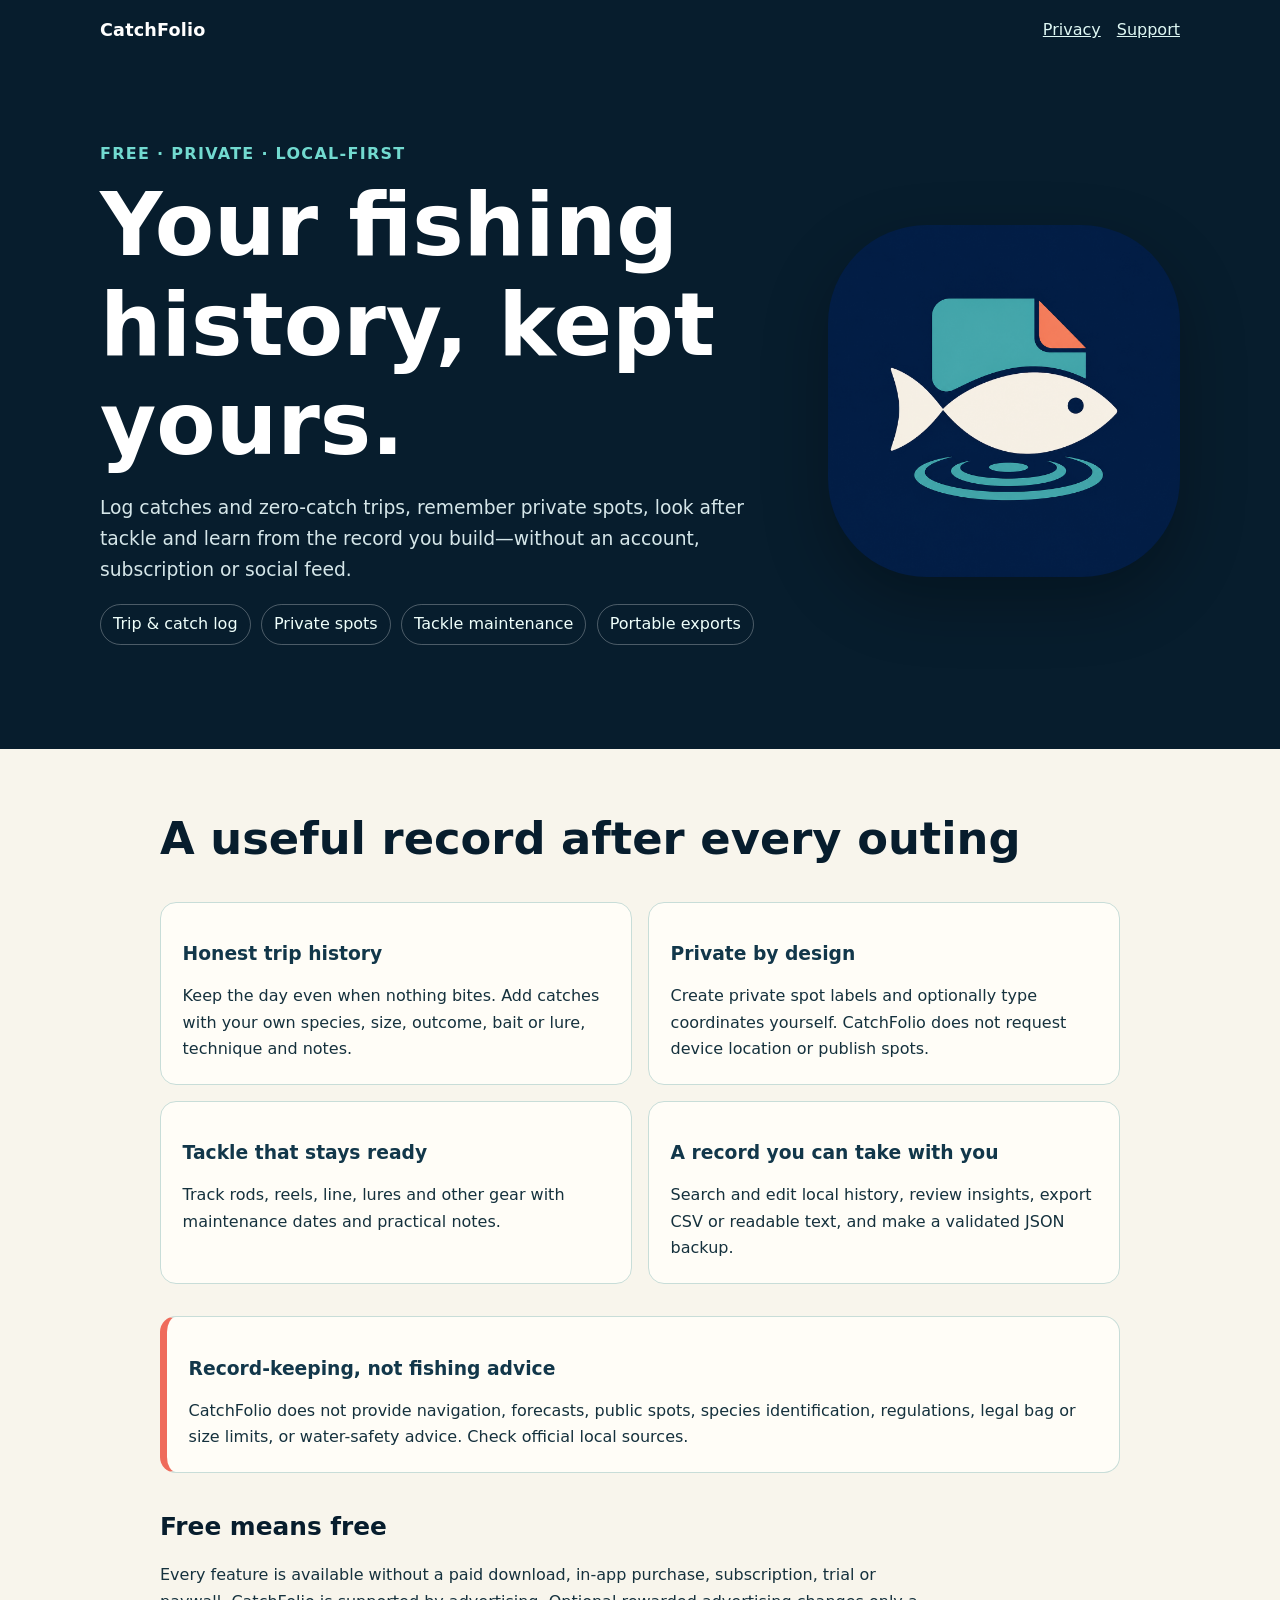
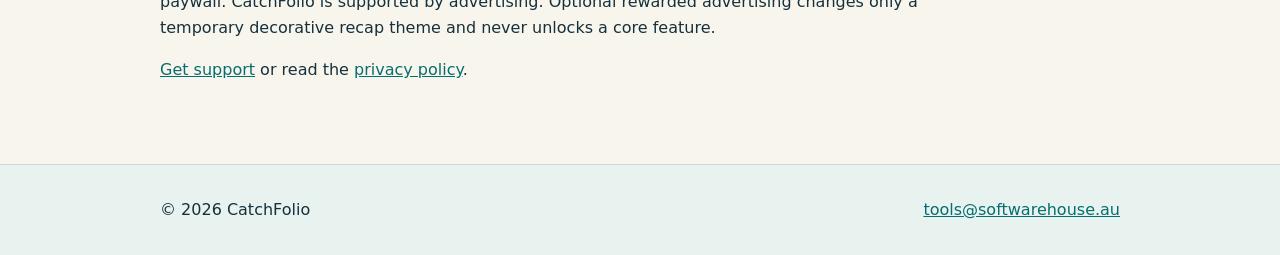
<file: index.html>
<!doctype html>
<html lang="en-AU">
<head>
  <meta charset="utf-8">
  <meta name="viewport" content="width=device-width, initial-scale=1">
  <meta name="description" content="CatchFolio is a free, private fishing log for catches, zero-catch trips, spots and tackle.">
  <title>CatchFolio — Private fishing log</title>
  <link rel="stylesheet" href="./styles.css">
</head>
<body>
  <a class="skip" href="#main">Skip to content</a>
  <header>
    <div class="nav">
      <a class="brand" href="./">CatchFolio</a>
      <nav aria-label="Main navigation">
        <ul>
          <li><a href="./privacy/">Privacy</a></li>
          <li><a href="./support/">Support</a></li>
        </ul>
      </nav>
    </div>
    <section class="hero">
      <div>
        <div class="eyebrow">Free · private · local-first</div>
        <h1>Your fishing history, kept yours.</h1>
        <p>Log catches and zero-catch trips, remember private spots, look after tackle and learn from the record you build—without an account, subscription or social feed.</p>
        <ul class="pills" aria-label="CatchFolio highlights">
          <li>Trip & catch log</li>
          <li>Private spots</li>
          <li>Tackle maintenance</li>
          <li>Portable exports</li>
        </ul>
      </div>
      <img class="mark" src="./catchfolio-mark.png" alt="CatchFolio abstract fish, journal fold and water ripple mark">
    </section>
  </header>
  <main id="main">
    <h2>A useful record after every outing</h2>
    <div class="grid">
      <article class="card">
        <h3>Honest trip history</h3>
        <p>Keep the day even when nothing bites. Add catches with your own species, size, outcome, bait or lure, technique and notes.</p>
      </article>
      <article class="card">
        <h3>Private by design</h3>
        <p>Create private spot labels and optionally type coordinates yourself. CatchFolio does not request device location or publish spots.</p>
      </article>
      <article class="card">
        <h3>Tackle that stays ready</h3>
        <p>Track rods, reels, line, lures and other gear with maintenance dates and practical notes.</p>
      </article>
      <article class="card">
        <h3>A record you can take with you</h3>
        <p>Search and edit local history, review insights, export CSV or readable text, and make a validated JSON backup.</p>
      </article>
    </div>
    <div class="notice">
      <h3>Record-keeping, not fishing advice</h3>
      <p>CatchFolio does not provide navigation, forecasts, public spots, species identification, regulations, legal bag or size limits, or water-safety advice. Check official local sources.</p>
    </div>
    <section class="prose">
      <h2>Free means free</h2>
      <p>Every feature is available without a paid download, in-app purchase, subscription, trial or paywall. CatchFolio is supported by advertising. Optional rewarded advertising changes only a temporary decorative recap theme and never unlocks a core feature.</p>
      <p><a href="./support/">Get support</a> or read the <a href="./privacy/">privacy policy</a>.</p>
    </section>
  </main>
  <footer>
    <div class="footer-inner">
      <p>© 2026 CatchFolio</p>
      <p><a href="mailto:tools@softwarehouse.au">tools@softwarehouse.au</a></p>
    </div>
  </footer>
</body>
</html>
</file>
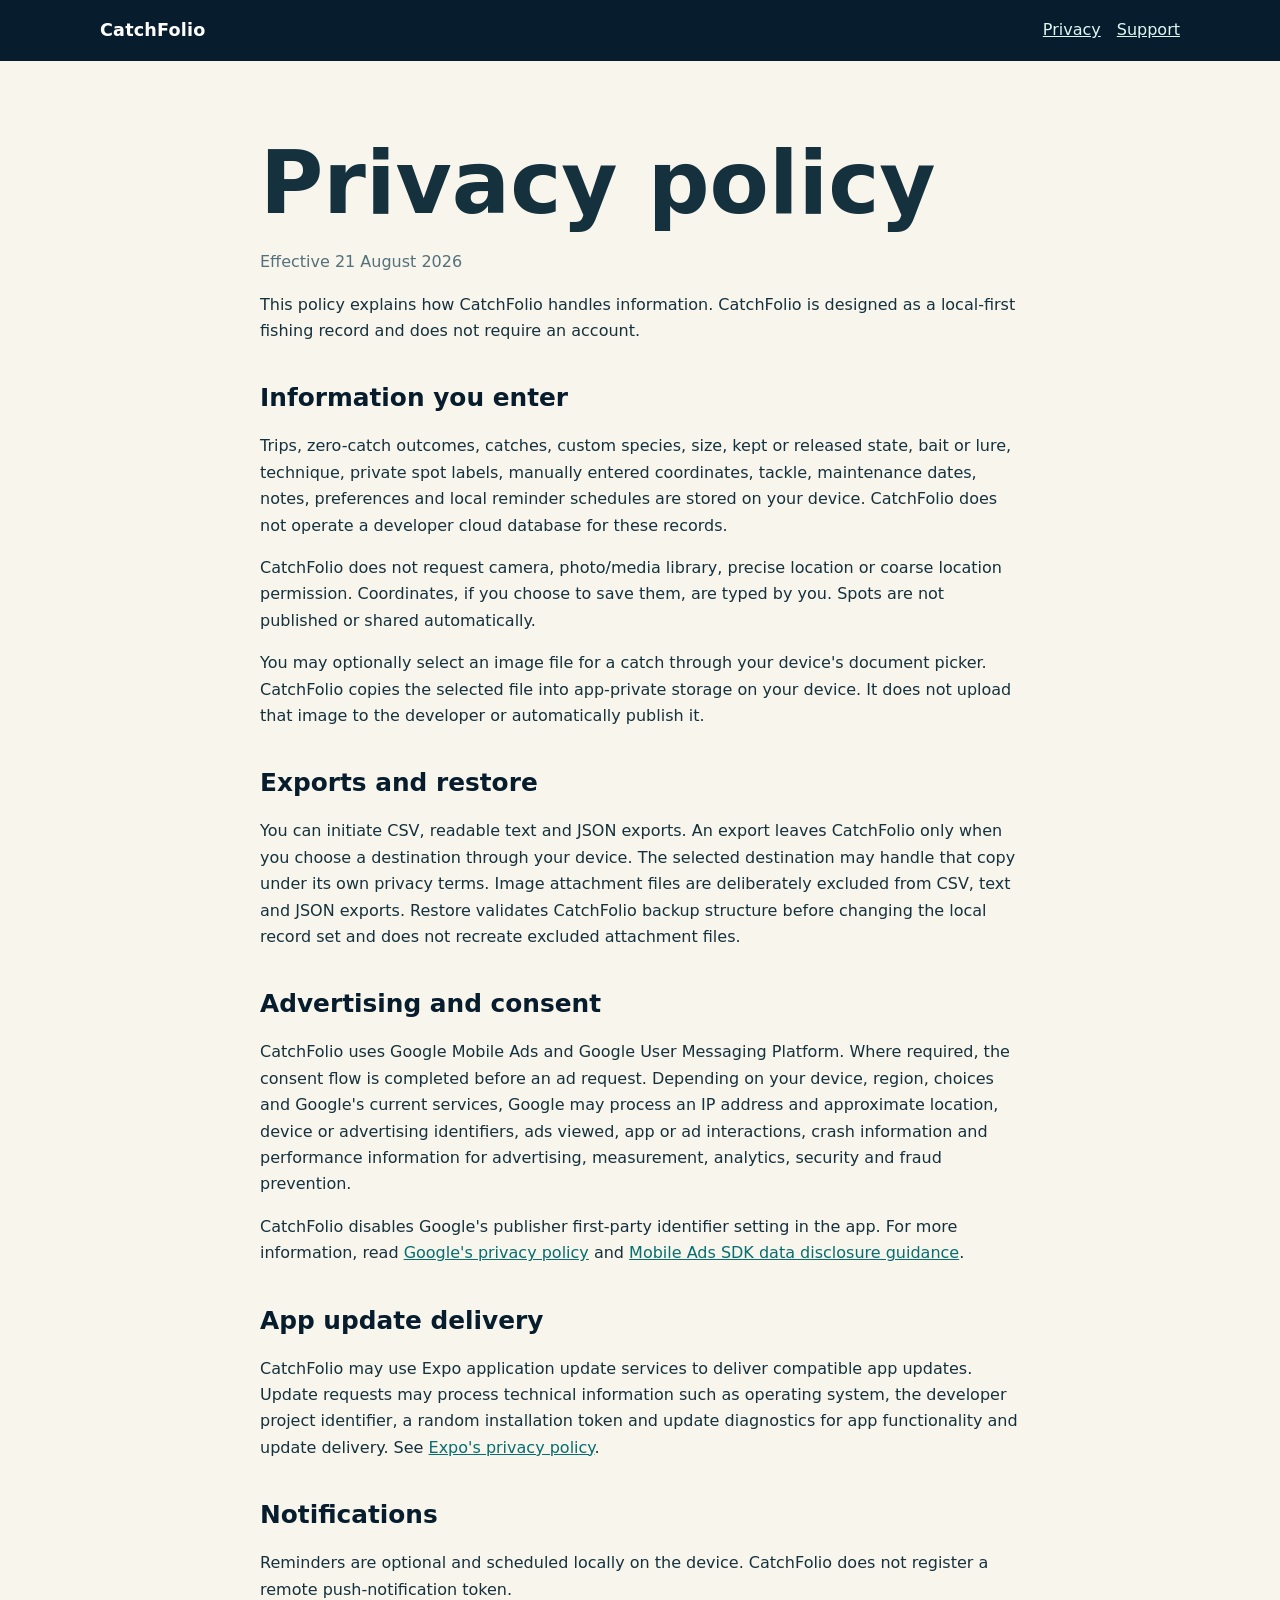
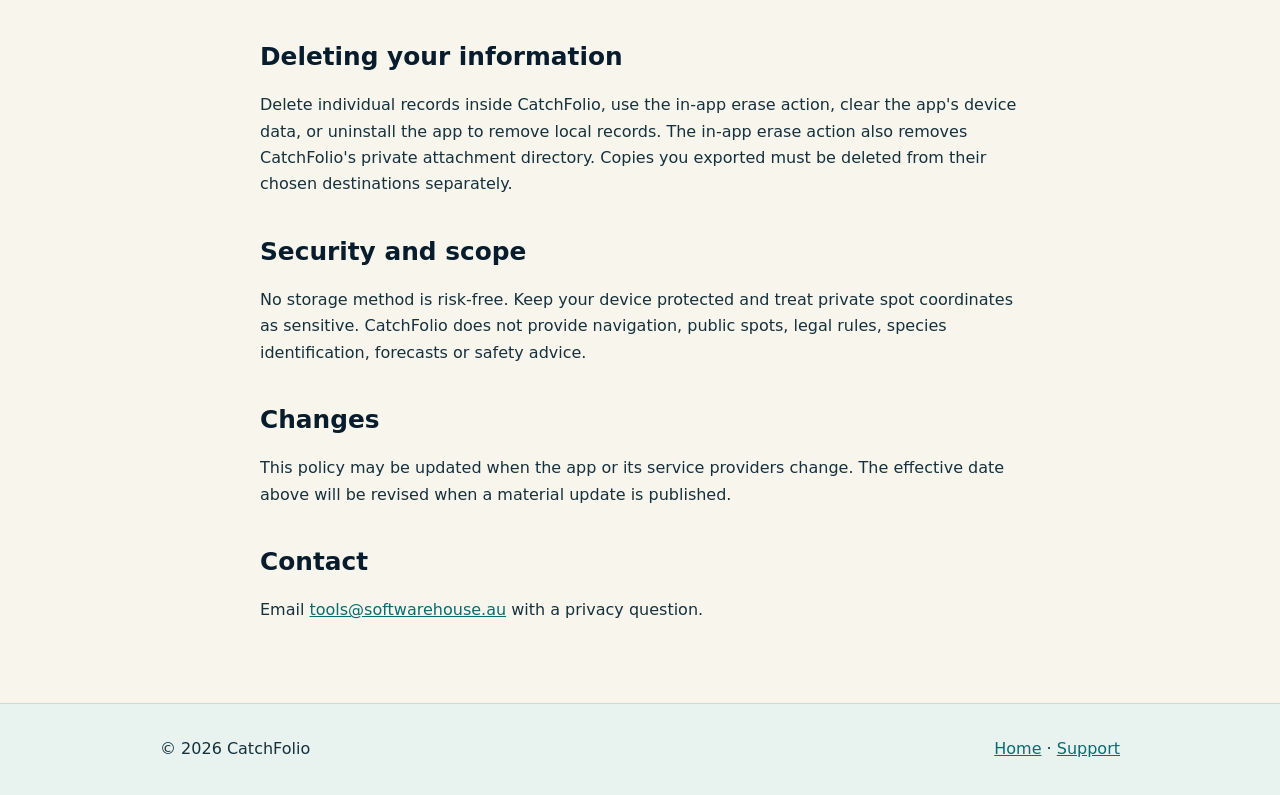
<file: privacy/index.html>
<!doctype html>
<html lang="en-AU">
<head>
  <meta charset="utf-8">
  <meta name="viewport" content="width=device-width, initial-scale=1">
  <meta name="description" content="Privacy policy for CatchFolio.">
  <title>Privacy policy — CatchFolio</title>
  <link rel="stylesheet" href="../styles.css">
</head>
<body>
  <a class="skip" href="#main">Skip to content</a>
  <header>
    <div class="nav">
      <a class="brand" href="../">CatchFolio</a>
      <nav aria-label="Main navigation">
        <ul>
          <li><a aria-current="page" href="./">Privacy</a></li>
          <li><a href="../support/">Support</a></li>
        </ul>
      </nav>
    </div>
  </header>
  <main id="main" class="prose">
    <h1>Privacy policy</h1>
    <p class="meta">Effective 21 August 2026</p>

    <p>This policy explains how CatchFolio handles information. CatchFolio is designed as a local-first fishing record and does not require an account.</p>

    <h2>Information you enter</h2>
    <p>Trips, zero-catch outcomes, catches, custom species, size, kept or released state, bait or lure, technique, private spot labels, manually entered coordinates, tackle, maintenance dates, notes, preferences and local reminder schedules are stored on your device. CatchFolio does not operate a developer cloud database for these records.</p>

    <p>CatchFolio does not request camera, photo/media library, precise location or coarse location permission. Coordinates, if you choose to save them, are typed by you. Spots are not published or shared automatically.</p>

    <p>You may optionally select an image file for a catch through your device's document picker. CatchFolio copies the selected file into app-private storage on your device. It does not upload that image to the developer or automatically publish it.</p>

    <h2>Exports and restore</h2>
    <p>You can initiate CSV, readable text and JSON exports. An export leaves CatchFolio only when you choose a destination through your device. The selected destination may handle that copy under its own privacy terms. Image attachment files are deliberately excluded from CSV, text and JSON exports. Restore validates CatchFolio backup structure before changing the local record set and does not recreate excluded attachment files.</p>

    <h2>Advertising and consent</h2>
    <p>CatchFolio uses Google Mobile Ads and Google User Messaging Platform. Where required, the consent flow is completed before an ad request. Depending on your device, region, choices and Google's current services, Google may process an IP address and approximate location, device or advertising identifiers, ads viewed, app or ad interactions, crash information and performance information for advertising, measurement, analytics, security and fraud prevention.</p>

    <p>CatchFolio disables Google's publisher first-party identifier setting in the app. For more information, read <a href="https://policies.google.com/privacy">Google's privacy policy</a> and <a href="https://developers.google.com/admob/mobile-ads-sdk/data-disclosure">Mobile Ads SDK data disclosure guidance</a>.</p>

    <h2>App update delivery</h2>
    <p>CatchFolio may use Expo application update services to deliver compatible app updates. Update requests may process technical information such as operating system, the developer project identifier, a random installation token and update diagnostics for app functionality and update delivery. See <a href="https://expo.dev/privacy">Expo's privacy policy</a>.</p>

    <h2>Notifications</h2>
    <p>Reminders are optional and scheduled locally on the device. CatchFolio does not register a remote push-notification token.</p>

    <h2>Deleting your information</h2>
    <p>Delete individual records inside CatchFolio, use the in-app erase action, clear the app's device data, or uninstall the app to remove local records. The in-app erase action also removes CatchFolio's private attachment directory. Copies you exported must be deleted from their chosen destinations separately.</p>

    <h2>Security and scope</h2>
    <p>No storage method is risk-free. Keep your device protected and treat private spot coordinates as sensitive. CatchFolio does not provide navigation, public spots, legal rules, species identification, forecasts or safety advice.</p>

    <h2>Changes</h2>
    <p>This policy may be updated when the app or its service providers change. The effective date above will be revised when a material update is published.</p>

    <h2>Contact</h2>
    <p>Email <a href="mailto:tools@softwarehouse.au">tools@softwarehouse.au</a> with a privacy question.</p>
  </main>
  <footer>
    <div class="footer-inner">
      <p>© 2026 CatchFolio</p>
      <p><a href="../">Home</a> · <a href="../support/">Support</a></p>
    </div>
  </footer>
</body>
</html>
</file>
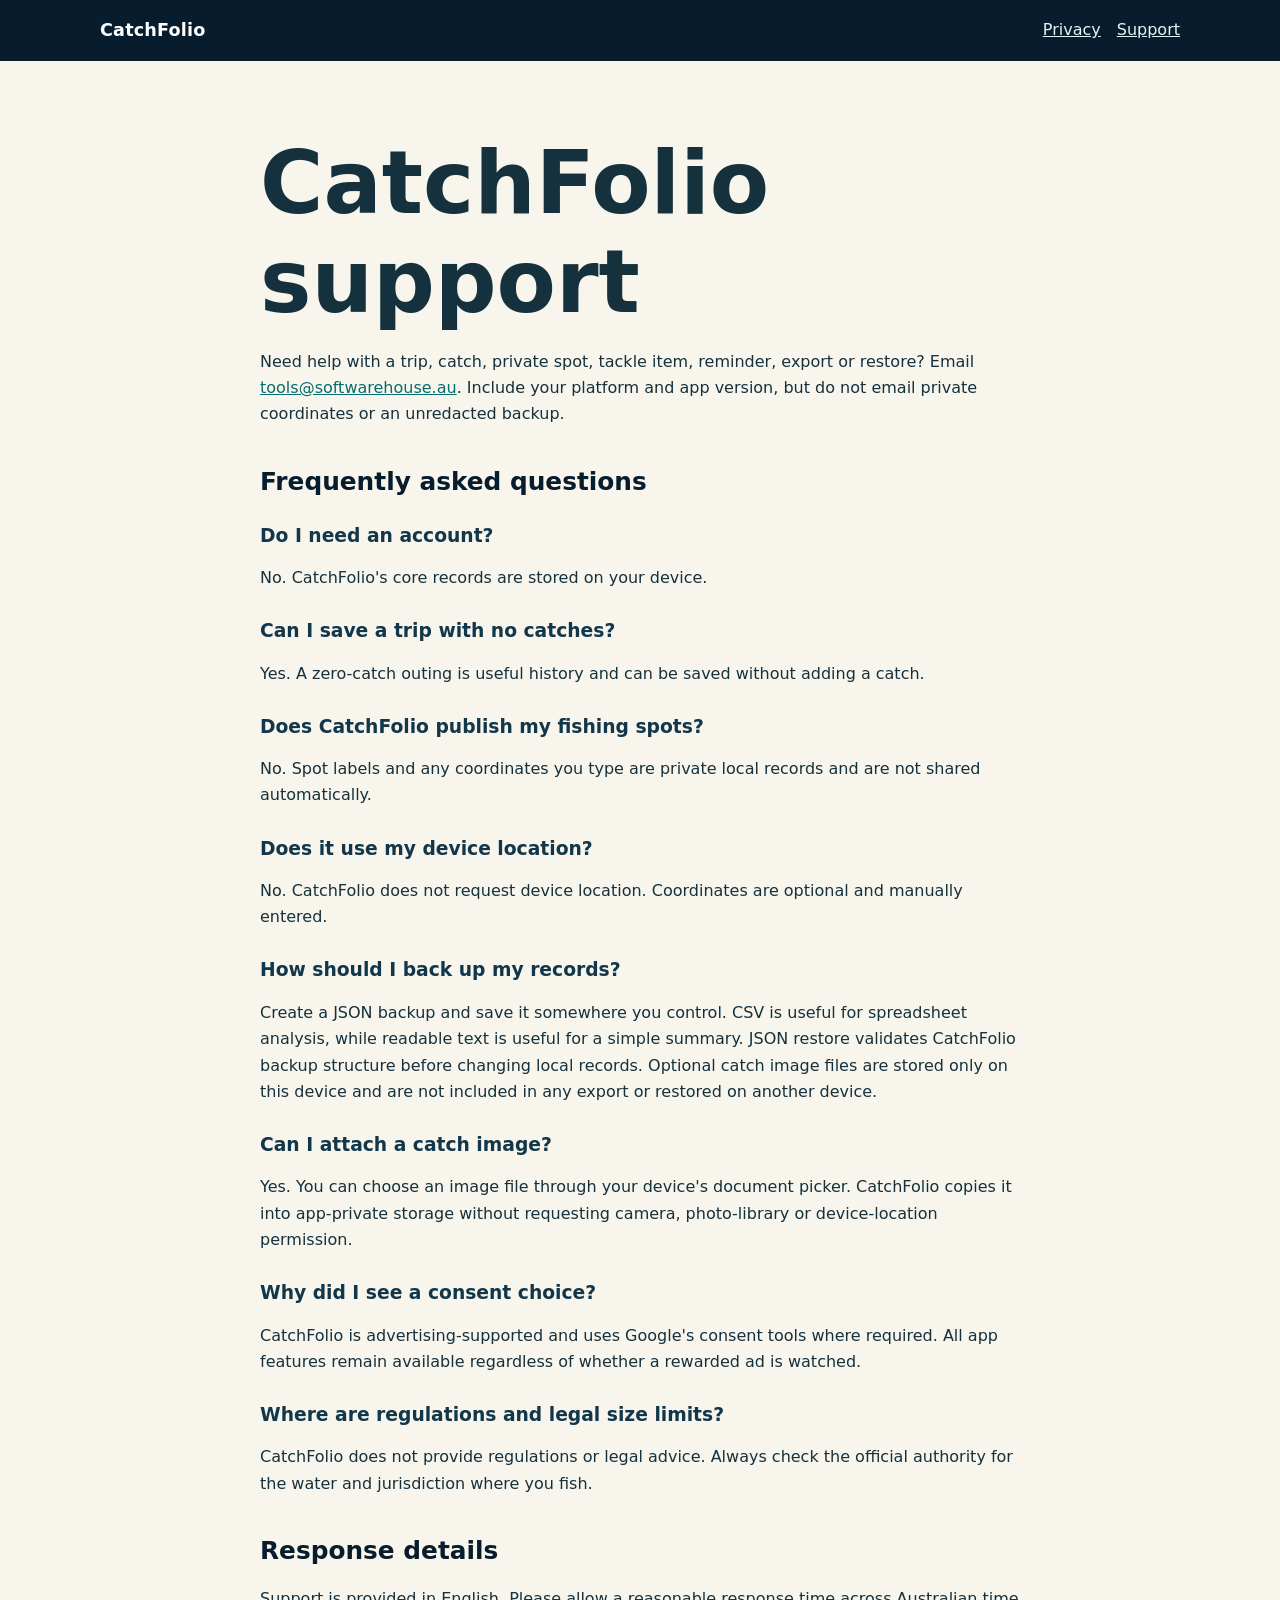
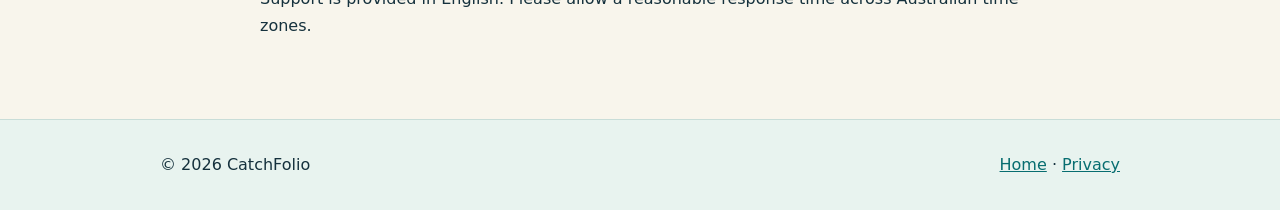
<file: support/index.html>
<!doctype html>
<html lang="en-AU">
<head>
  <meta charset="utf-8">
  <meta name="viewport" content="width=device-width, initial-scale=1">
  <meta name="description" content="Support and help for CatchFolio.">
  <title>Support — CatchFolio</title>
  <link rel="stylesheet" href="../styles.css">
</head>
<body>
  <a class="skip" href="#main">Skip to content</a>
  <header>
    <div class="nav">
      <a class="brand" href="../">CatchFolio</a>
      <nav aria-label="Main navigation">
        <ul>
          <li><a href="../privacy/">Privacy</a></li>
          <li><a aria-current="page" href="./">Support</a></li>
        </ul>
      </nav>
    </div>
  </header>
  <main id="main" class="prose">
    <h1>CatchFolio support</h1>
    <p>Need help with a trip, catch, private spot, tackle item, reminder, export or restore? Email <a href="mailto:tools@softwarehouse.au?subject=CatchFolio%20support">tools@softwarehouse.au</a>. Include your platform and app version, but do not email private coordinates or an unredacted backup.</p>

    <h2>Frequently asked questions</h2>

    <h3>Do I need an account?</h3>
    <p>No. CatchFolio's core records are stored on your device.</p>

    <h3>Can I save a trip with no catches?</h3>
    <p>Yes. A zero-catch outing is useful history and can be saved without adding a catch.</p>

    <h3>Does CatchFolio publish my fishing spots?</h3>
    <p>No. Spot labels and any coordinates you type are private local records and are not shared automatically.</p>

    <h3>Does it use my device location?</h3>
    <p>No. CatchFolio does not request device location. Coordinates are optional and manually entered.</p>

    <h3>How should I back up my records?</h3>
    <p>Create a JSON backup and save it somewhere you control. CSV is useful for spreadsheet analysis, while readable text is useful for a simple summary. JSON restore validates CatchFolio backup structure before changing local records. Optional catch image files are stored only on this device and are not included in any export or restored on another device.</p>

    <h3>Can I attach a catch image?</h3>
    <p>Yes. You can choose an image file through your device's document picker. CatchFolio copies it into app-private storage without requesting camera, photo-library or device-location permission.</p>

    <h3>Why did I see a consent choice?</h3>
    <p>CatchFolio is advertising-supported and uses Google's consent tools where required. All app features remain available regardless of whether a rewarded ad is watched.</p>

    <h3>Where are regulations and legal size limits?</h3>
    <p>CatchFolio does not provide regulations or legal advice. Always check the official authority for the water and jurisdiction where you fish.</p>

    <h2>Response details</h2>
    <p>Support is provided in English. Please allow a reasonable response time across Australian time zones.</p>
  </main>
  <footer>
    <div class="footer-inner">
      <p>© 2026 CatchFolio</p>
      <p><a href="../">Home</a> · <a href="../privacy/">Privacy</a></p>
    </div>
  </footer>
</body>
</html>
</file>
<file: styles.css>
:root {
  color-scheme: light;
  --navy: #071d2d;
  --navy-soft: #12374a;
  --teal: #0f918f;
  --teal-light: #d9f1ed;
  --off-white: #f8f5ec;
  --paper: #fffdf7;
  --coral: #ef6b5b;
  --ink: #15313d;
  --muted: #55707a;
  --line: #c8ddd8;
}

* { box-sizing: border-box; }

html { scroll-behavior: smooth; }

body {
  margin: 0;
  background: var(--off-white);
  color: var(--ink);
  font-family: ui-rounded, "SF Pro Rounded", "Avenir Next", system-ui, -apple-system, BlinkMacSystemFont, "Segoe UI", sans-serif;
  line-height: 1.65;
}

a { color: #076d70; }
a:hover { color: var(--coral); }

.skip {
  position: absolute;
  left: -9999px;
  top: 0;
}

.skip:focus {
  left: 1rem;
  top: 1rem;
  z-index: 10;
  padding: .65rem 1rem;
  border-radius: .6rem;
  background: white;
  color: var(--navy);
}

header {
  background: var(--navy);
  color: white;
}

.nav {
  width: min(1080px, calc(100% - 2rem));
  margin: auto;
  padding: 1rem 0;
  display: flex;
  align-items: center;
  justify-content: space-between;
  gap: 1rem;
}

.brand {
  color: white;
  font-size: 1.1rem;
  font-weight: 800;
  letter-spacing: .01em;
  text-decoration: none;
}

nav ul {
  display: flex;
  gap: 1rem;
  margin: 0;
  padding: 0;
  list-style: none;
}

nav a { color: #dff8f4; }

.hero {
  width: min(1080px, calc(100% - 2rem));
  margin: auto;
  padding: 5rem 0 5.5rem;
  display: grid;
  grid-template-columns: minmax(0, 1.45fr) minmax(250px, .75fr);
  align-items: center;
  gap: 3rem;
}

.eyebrow {
  color: #72dad0;
  font-weight: 800;
  letter-spacing: .08em;
  text-transform: uppercase;
}

h1, h2, h3 { line-height: 1.15; }
h1 { margin: .55rem 0 1rem; font-size: clamp(2.65rem, 7vw, 5.4rem); }
h2 { margin-top: 0; font-size: clamp(1.8rem, 4vw, 2.8rem); color: var(--navy); }
h3 { color: var(--navy-soft); }

.hero p {
  max-width: 680px;
  color: #d5e6e9;
  font-size: 1.17rem;
}

.mark {
  width: min(100%, 360px);
  justify-self: end;
  border-radius: 28%;
  background: var(--paper);
  box-shadow: 0 24px 65px rgba(0, 0, 0, .28);
}

.pills {
  display: flex;
  flex-wrap: wrap;
  gap: .65rem;
  padding: 0;
  list-style: none;
}

.pills li {
  border: 1px solid rgba(255,255,255,.28);
  border-radius: 999px;
  padding: .38rem .75rem;
  color: #effffb;
}

main, .footer-inner {
  width: min(960px, calc(100% - 2rem));
  margin: auto;
}

main { padding: 4rem 0; }

.grid {
  display: grid;
  grid-template-columns: repeat(2, minmax(0, 1fr));
  gap: 1rem;
}

.card, .notice {
  border: 1px solid var(--line);
  border-radius: 1rem;
  background: var(--paper);
  padding: 1.35rem;
}

.notice {
  margin: 2rem 0;
  border-left: .45rem solid var(--coral);
}

.card p, .notice p { margin-bottom: 0; }

.prose {
  max-width: 760px;
}

.prose h2 { margin-top: 2.5rem; font-size: 1.55rem; }
.prose h3 { margin-top: 1.8rem; }
.meta { color: var(--muted); }

footer {
  border-top: 1px solid var(--line);
  background: #e8f3ef;
}

.footer-inner {
  padding: 2rem 0;
  display: flex;
  justify-content: space-between;
  gap: 1rem;
  flex-wrap: wrap;
}

.footer-inner p { margin: 0; }

@media (max-width: 720px) {
  .hero { grid-template-columns: 1fr; padding-top: 3.5rem; }
  .mark { width: 230px; justify-self: start; }
  .grid { grid-template-columns: 1fr; }
  .nav { align-items: flex-start; }
  nav ul { flex-direction: column; gap: .35rem; }
}
</file>
